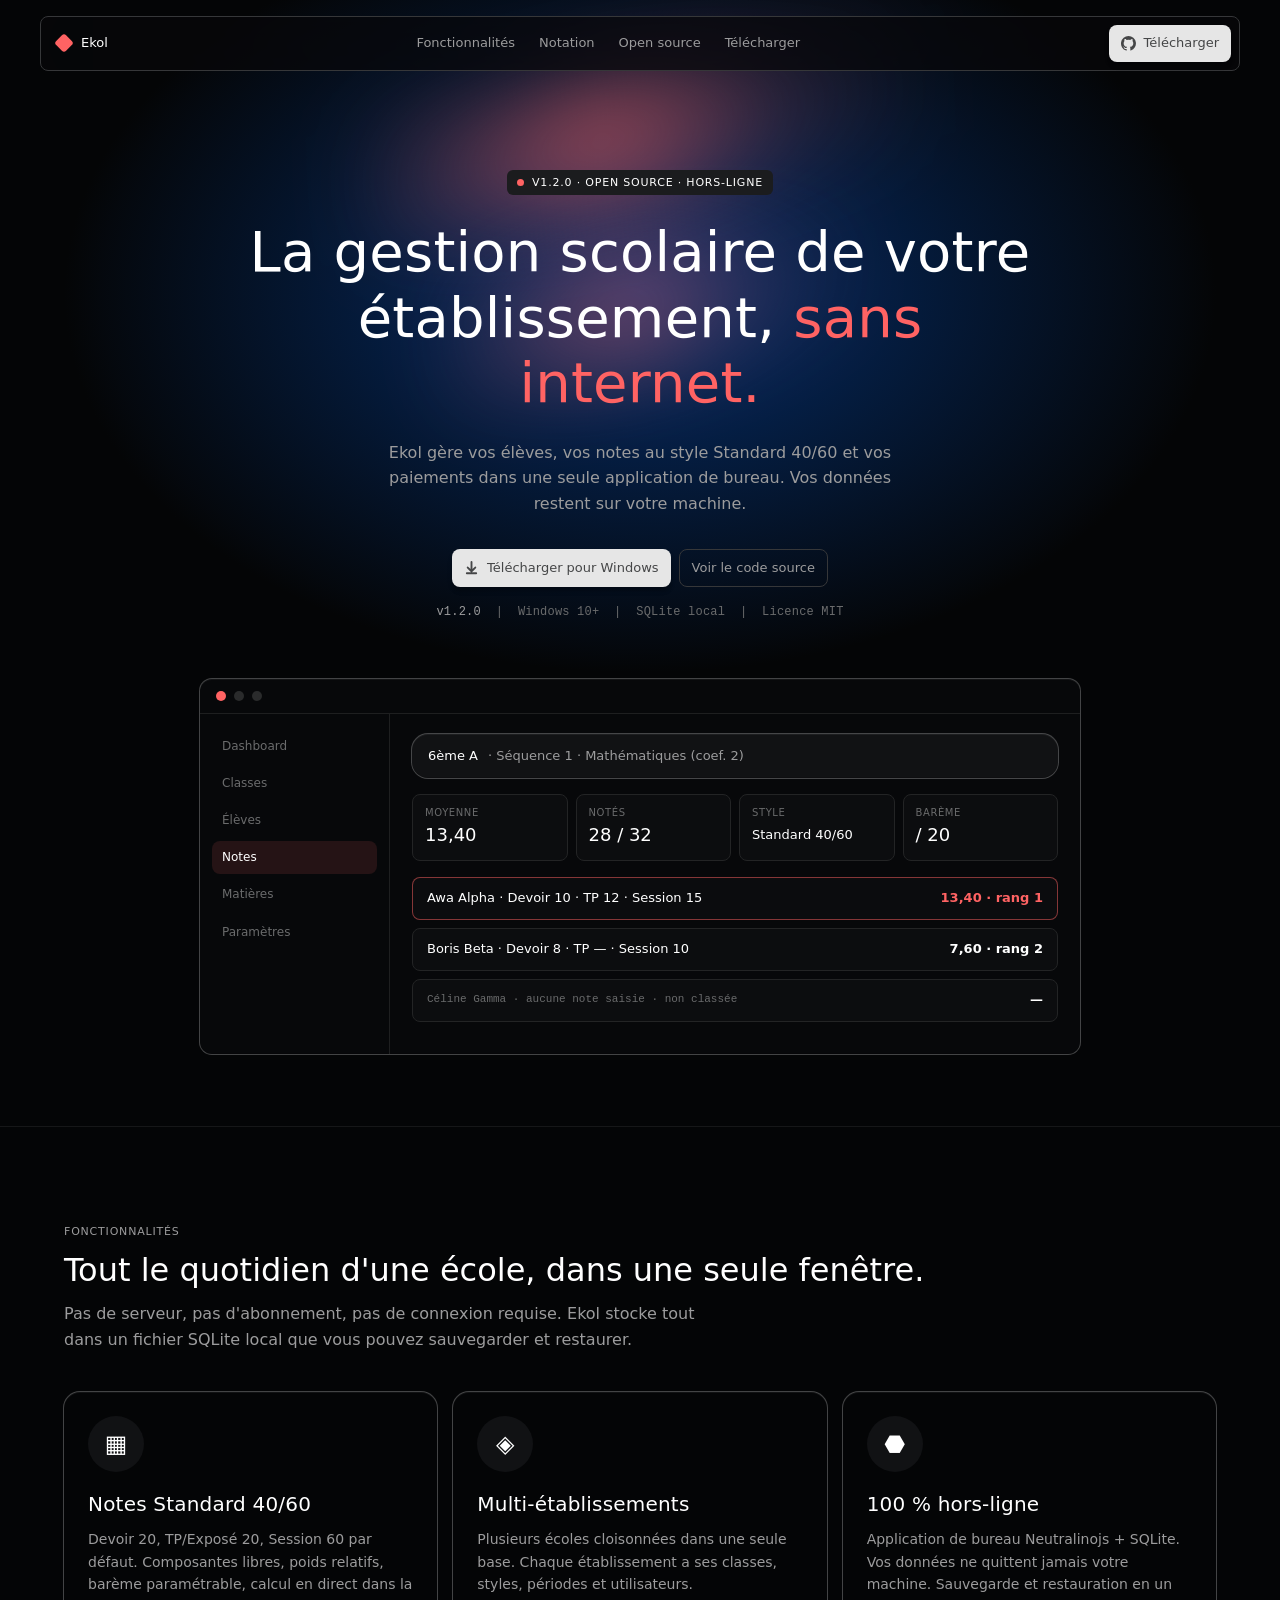
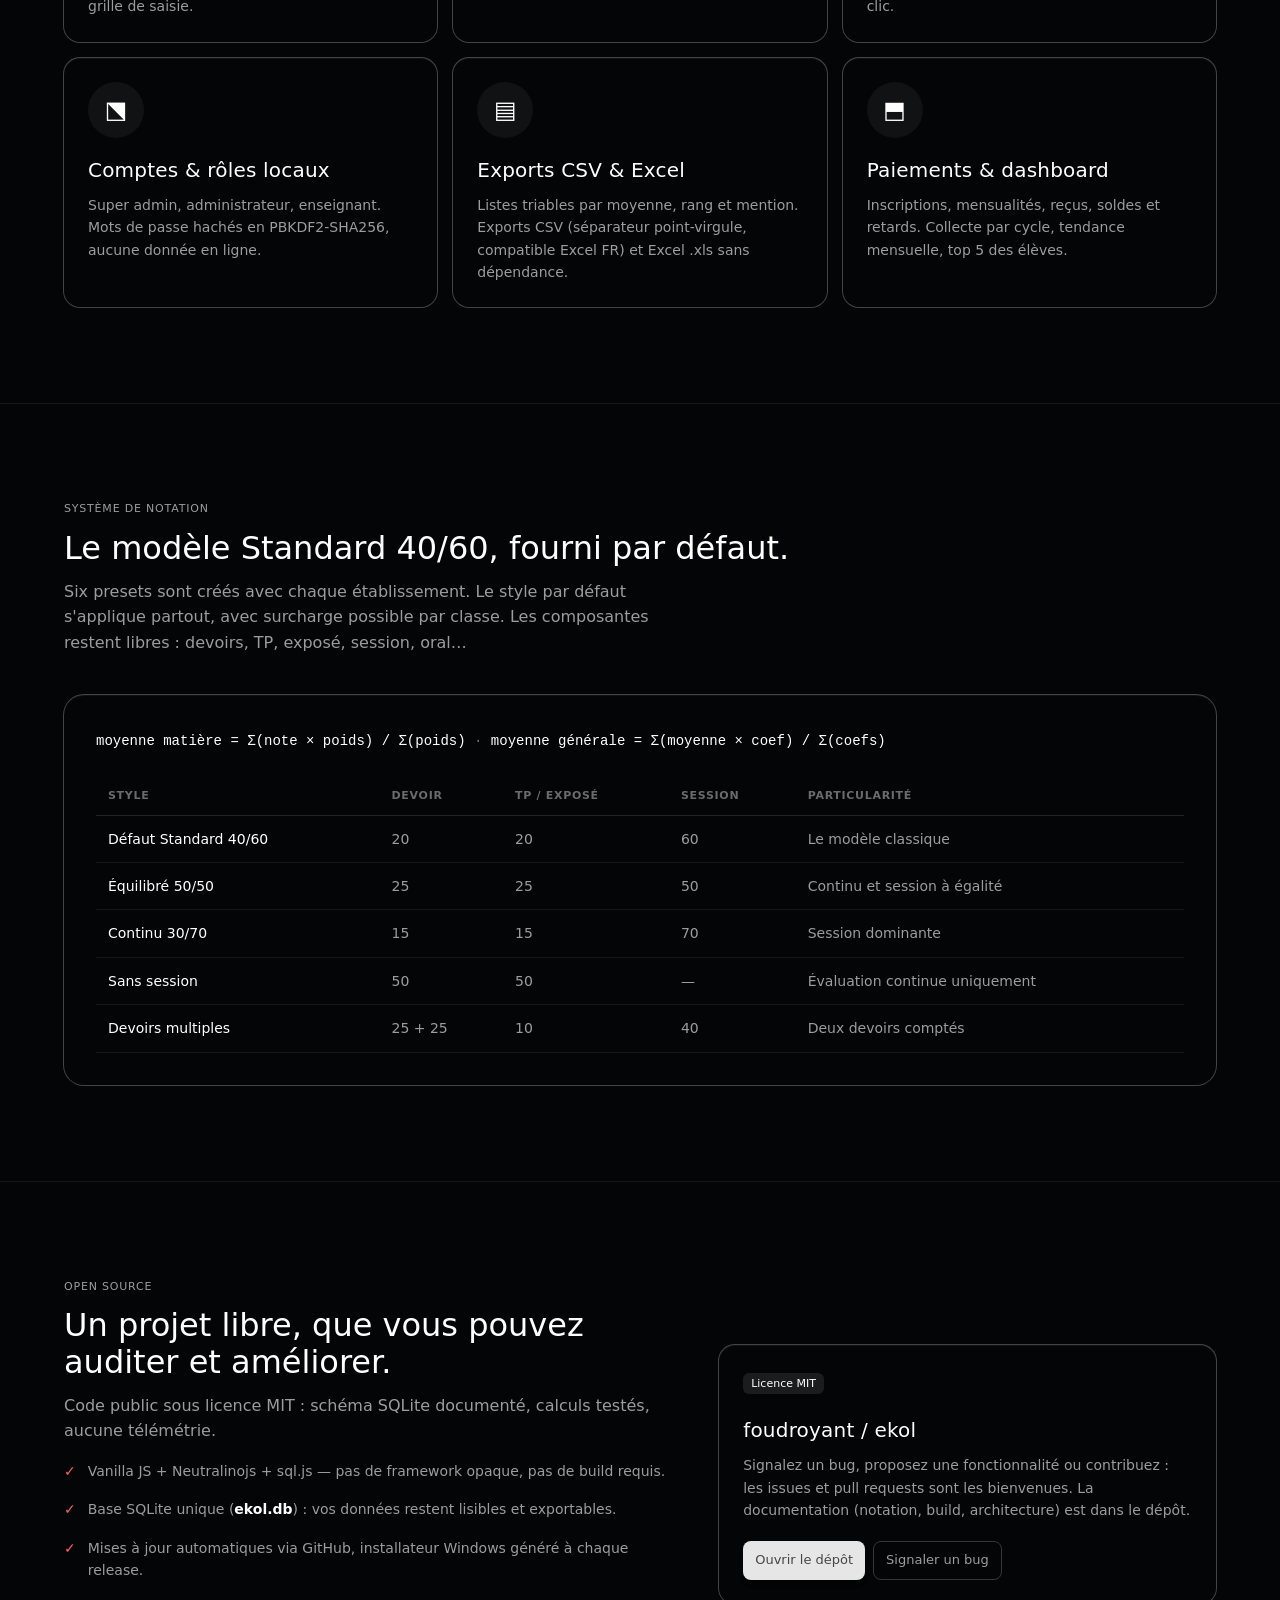
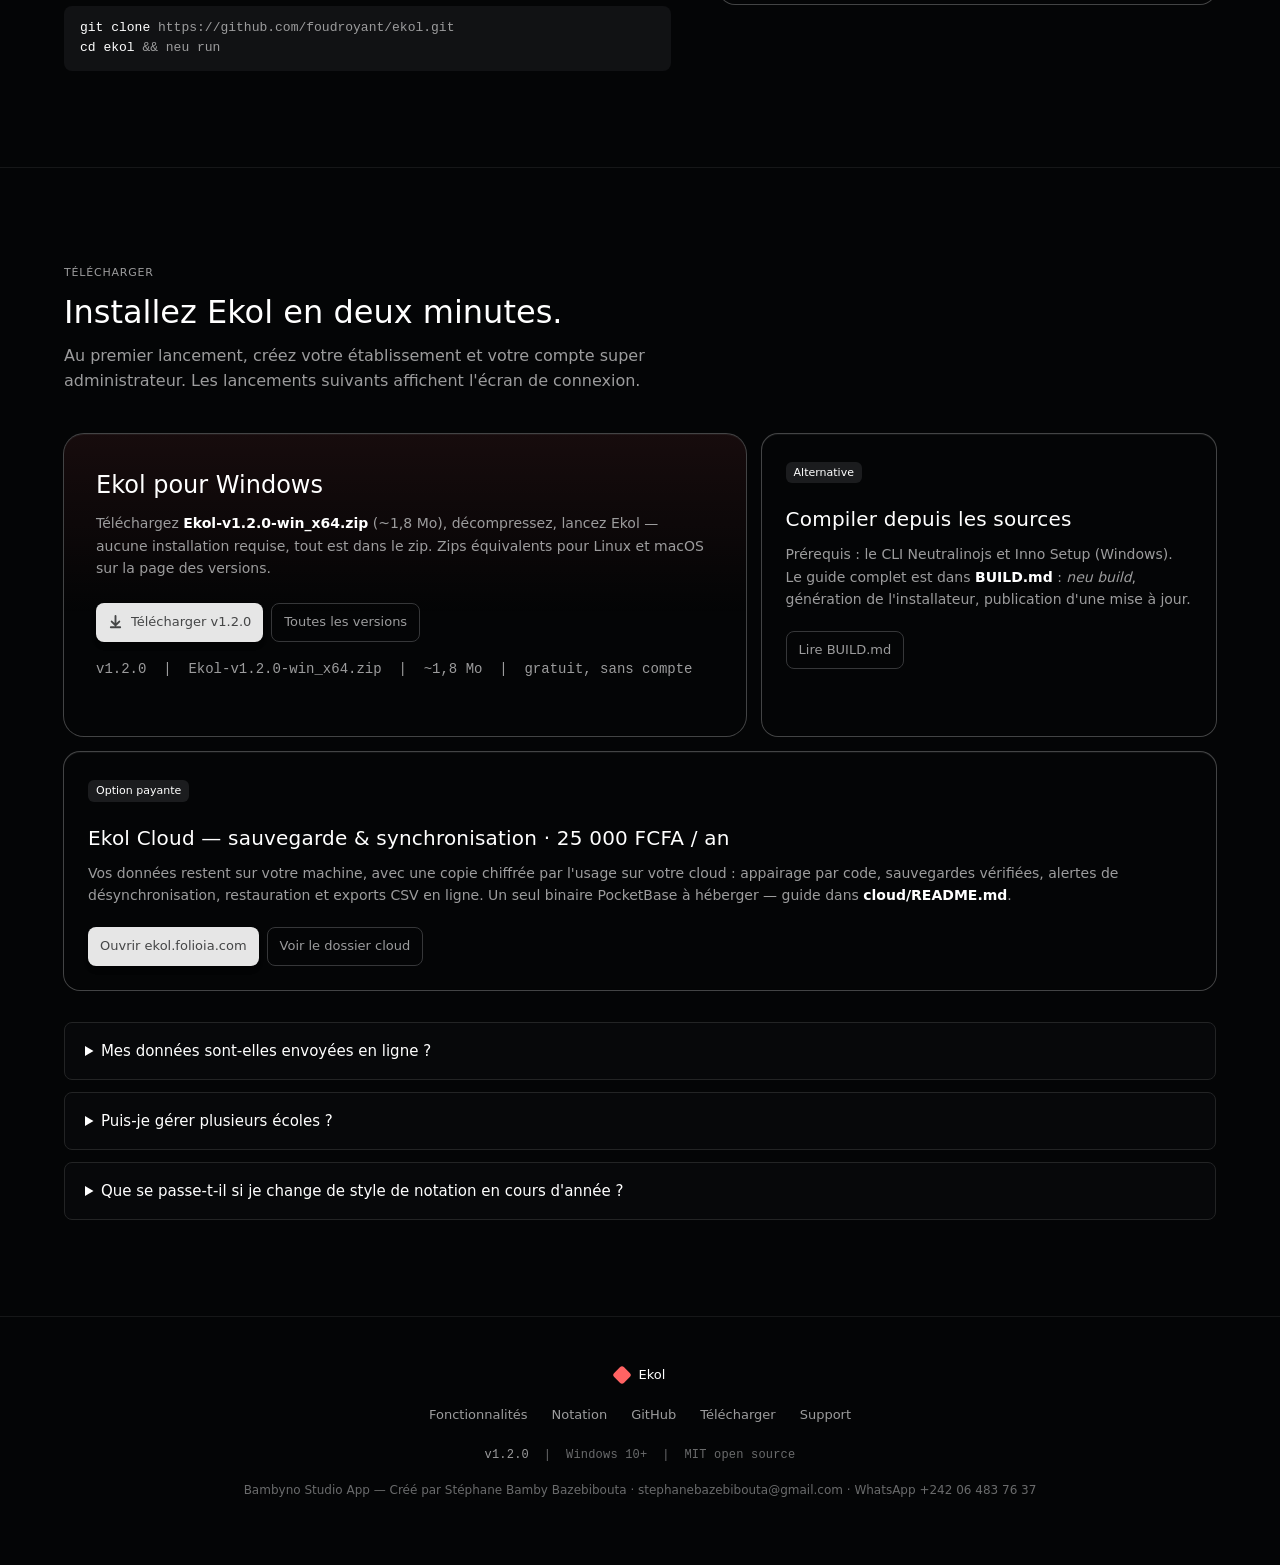
<file: docs/index.html>
<!DOCTYPE html>
<html lang="fr">
<head>
<meta charset="UTF-8">
<meta name="viewport" content="width=device-width, initial-scale=1.0">
<title>Ekol — Gestion scolaire hors-ligne · Notes, élèves & paiements</title>
<meta name="description" content="Ekol est une application de bureau open source pour gérer élèves, notes et paiements. 100 % hors-ligne, multi-établissements, style de notation Standard 40/60. Téléchargement gratuit pour Windows.">
<meta property="og:title" content="Ekol — Gestion scolaire hors-ligne">
<meta property="og:description" content="Élèves, notes Standard 40/60, paiements. Open source, 100 % hors-ligne. Télécharger pour Windows.">
<meta property="og:type" content="website">
<link rel="icon" type="image/svg+xml" href="data:image/svg+xml,%3Csvg xmlns='http://www.w3.org/2000/svg' viewBox='0 0 32 32'%3E%3Crect x='6' y='6' width='20' height='20' rx='4' transform='rotate(45 16 16)' fill='%23ff6363'/%3E%3C/svg%3E">
<style>
:root{
  --color-void-black:#040506; --color-ink:#07080a; --color-obsidian:#111214;
  --color-graphite:#1b1c1e; --color-smoke:#6a6b6c; --color-ash:#9c9c9d;
  --color-mist:#e6e6e6; --color-iron:#454647; --color-slate:#2f3031;
  --color-pure-white:#ffffff; --color-coral-pulse:#ff6363; --color-ember-hush:#452324;
  --color-electric-sky:#63a1ff; --color-cobalt-edge:#143ca3; --color-deep-space:#02193b;
  --font-inter:'Inter',system-ui,-apple-system,'Helvetica Neue',Arial,sans-serif;
  --font-geistmono:'GeistMono','JetBrains Mono',Menlo,Monaco,Consolas,monospace;
  --key-shadow:rgba(255,255,255,0.05) 0px 1px 0px 0px inset,rgba(255,255,255,0.25) 0px 0px 0px 1px,rgba(0,0,0,0.2) 0px -1px 0px 0px inset;
  --page-max-width:1200px;
}
*{margin:0;padding:0;box-sizing:border-box}
html{scroll-behavior:smooth}
body{background:var(--color-void-black);color:var(--color-pure-white);font-family:var(--font-inter);font-size:16px;line-height:1.6;-webkit-font-smoothing:antialiased;overflow-x:hidden}
a{color:inherit;text-decoration:none}
.wrap{max-width:var(--page-max-width);margin:0 auto;padding:0 24px}
/* ── Nav ── */
.nav-float{position:fixed;top:16px;left:50%;transform:translateX(-50%);z-index:50;width:min(var(--page-max-width),calc(100% - 32px));display:flex;align-items:center;justify-content:space-between;gap:16px;padding:8px 8px 8px 16px;border:1px solid #363739;border-radius:8px;background:rgba(7,8,10,.72);backdrop-filter:blur(48px);-webkit-backdrop-filter:blur(48px)}
.brand{display:flex;align-items:center;gap:10px;font-size:13px;font-weight:500}
.brand-diamond{width:14px;height:14px;background:var(--color-coral-pulse);transform:rotate(45deg);border-radius:3px;flex-shrink:0}
.nav-links{display:flex;gap:24px;font-size:13px;font-weight:500;color:var(--color-ash)}
.nav-links a:hover{color:var(--color-pure-white)}
.btn{display:inline-flex;align-items:center;gap:8px;background:var(--color-mist);color:var(--color-iron);font-size:13px;font-weight:500;padding:8px 12px;border-radius:8px;border:none;cursor:pointer;box-shadow:rgba(0,0,0,.03) 0 7px 3px 0,rgba(0,0,0,.25) 0 4px 4px 0;white-space:nowrap}
.btn:hover{background:#fff}
.btn svg{width:15px;height:15px}
.btn-ghost{background:transparent;color:var(--color-ash);border:1px solid #363739;box-shadow:none}
.btn-ghost:hover{color:var(--color-pure-white);border-color:#4b4c4d}
@media(max-width:760px){.nav-links{display:none}}
/* ── Hero ── */
.hero{position:relative;padding:168px 0 72px;text-align:center;overflow:hidden}
.hero-bg{position:absolute;inset:0;pointer-events:none;background:radial-gradient(ellipse 60% 45% at 50% 26%,rgba(4,63,150,.7),rgba(6,18,37,.25) 70%,transparent 75%)}
.hero-bar{position:absolute;left:50%;top:6%;width:720px;height:130px;pointer-events:none;background:linear-gradient(100deg,transparent 10%,rgba(255,99,99,.55) 45%,rgba(255,99,99,.12) 70%,transparent 90%);filter:blur(40px);transform:translateX(-50%) rotate(-12deg)}
.hero-bar.b2{top:16%;width:560px;opacity:.7;transform:translateX(-50%) rotate(-12deg) translateY(60px)}
.hero-inner{position:relative}
.eyebrow{display:inline-flex;align-items:center;gap:8px;font-size:11px;letter-spacing:.8px;text-transform:uppercase;color:var(--color-pure-white);background:var(--color-graphite);border-radius:6px;padding:4px 10px;margin-bottom:24px}
.eyebrow .dot{width:7px;height:7px;border-radius:50%;background:var(--color-coral-pulse)}
.hero h1{font-size:56px;font-weight:400;line-height:1.17;letter-spacing:.22px;max-width:820px;margin:0 auto}
.hero h1 em{font-style:normal;color:var(--color-coral-pulse)}
.hero p.sub{color:var(--color-ash);font-size:16px;max-width:560px;margin:24px auto 0}
.hero-cta{display:flex;gap:8px;justify-content:center;margin-top:32px;flex-wrap:wrap}
.meta-strip{font-family:var(--font-geistmono);font-size:12px;color:var(--color-smoke);margin-top:16px;letter-spacing:.2px}
.meta-strip b{color:var(--color-ash);font-weight:400}
/* ── App mockup ── */
.mock{position:relative;max-width:880px;margin:56px auto 0;border-radius:12px;background:var(--color-ink);box-shadow:var(--key-shadow);overflow:hidden;text-align:left}
.mock-bar{display:flex;align-items:center;gap:8px;padding:12px 16px;border-bottom:1px solid #1e1f20}
.mock-bar i{width:10px;height:10px;border-radius:50%;background:#2a2b2c;display:block}
.mock-bar i:first-child{background:var(--color-coral-pulse)}
.mock-body{display:grid;grid-template-columns:190px 1fr;min-height:340px}
.mock-side{border-right:1px solid #1e1f20;padding:16px 12px;display:flex;flex-direction:column;gap:4px}
.mock-side span{font-size:12px;color:var(--color-smoke);padding:7px 10px;border-radius:8px}
.mock-side span.on{background:rgba(255,99,99,.12);color:#fff}
.mock-main{padding:20px 22px}
.mock-cmd{display:flex;align-items:center;gap:10px;background:var(--color-obsidian);border-radius:16px;padding:12px 16px;font-size:13px;color:var(--color-ash);box-shadow:var(--key-shadow);margin-bottom:16px}
.mock-cmd b{color:#fff;font-weight:500}
.mock-rows{display:flex;flex-direction:column;gap:8px}
.mock-row{display:flex;align-items:center;justify-content:space-between;background:rgba(255,255,255,.02);border:1px solid #232425;border-radius:8px;padding:10px 14px;font-size:13px}
.mock-row small{color:var(--color-smoke);font-family:var(--font-geistmono);font-size:11px}
.mock-row .avg{color:#fff;font-weight:600}
.mock-row.hl{border-color:rgba(255,99,99,.5)}
.mock-row.hl .avg{color:var(--color-coral-pulse)}
.mock-stats{display:grid;grid-template-columns:repeat(4,1fr);gap:8px;margin-bottom:16px}
.mock-stat{background:rgba(255,255,255,.02);border:1px solid #232425;border-radius:8px;padding:10px 12px}
.mock-stat small{display:block;font-size:10px;text-transform:uppercase;letter-spacing:.6px;color:var(--color-smoke)}
.mock-stat b{font-size:18px;font-weight:500}
@media(max-width:760px){.mock-body{grid-template-columns:1fr}.mock-side{display:none}.mock-stats{grid-template-columns:repeat(2,1fr)}.hero h1{font-size:38px}}
/* ── Sections ── */
section.block{padding:96px 0;border-top:1px solid #161718}
.eyebrow2{font-size:11px;letter-spacing:.8px;text-transform:uppercase;color:var(--color-ash);margin-bottom:12px}
h2.sec{font-size:32px;font-weight:500;line-height:1.15;margin-bottom:12px}
p.lead{color:var(--color-ash);font-size:16px;max-width:640px}
.grid3{display:grid;grid-template-columns:repeat(3,1fr);gap:16px;margin-top:40px}
.grid2{display:grid;grid-template-columns:repeat(2,1fr);gap:16px;margin-top:40px}
@media(max-width:860px){.grid3,.grid2{grid-template-columns:1fr}}
.card{background:transparent;border-radius:16px;padding:24px;box-shadow:var(--key-shadow)}
.card h3{font-size:20px;font-weight:500;letter-spacing:.2px;margin:16px 0 8px}
.card p{font-size:14px;color:var(--color-ash)}
.icon-circle{width:56px;height:56px;border-radius:99999px;background:var(--color-obsidian);display:flex;align-items:center;justify-content:center;font-size:24px}
.badge{display:inline-block;background:var(--color-graphite);color:#fff;font-size:11px;border-radius:6px;padding:2px 8px;margin-bottom:4px}
/* ── Formula ── */
.formula{margin-top:40px;border-radius:20px;box-shadow:var(--key-shadow);padding:32px;overflow-x:auto}
.formula code{font-family:var(--font-geistmono);font-size:14px;color:#fff;white-space:nowrap}
.formula .cm{color:var(--color-smoke)}
table.plain{width:100%;border-collapse:collapse;margin-top:24px;font-size:14px}
table.plain th{text-align:left;font-size:11px;text-transform:uppercase;letter-spacing:.7px;color:var(--color-smoke);padding:10px 12px;border-bottom:1px solid #232425}
table.plain td{padding:12px;border-bottom:1px solid #161718;color:var(--color-ash)}
table.plain td:first-child{color:#fff;font-weight:500}
.pill{display:inline-block;background:rgba(255,99,99,.12);color:var(--color-coral-pulse);font-size:12px;font-weight:500;border-radius:9999px;padding:2px 10px}
/* ── Split ── */
.split{display:grid;grid-template-columns:1.1fr .9fr;gap:48px;align-items:center}
@media(max-width:860px){.split{grid-template-columns:1fr}}
.check{display:flex;gap:12px;margin-top:16px;font-size:14px;color:var(--color-ash)}
.check i{color:var(--color-coral-pulse);font-style:normal;font-weight:600}
.codebox{background:var(--color-obsidian);border-radius:8px;padding:12px 16px;font-family:var(--font-geistmono);font-size:13px;color:var(--color-ash);margin-top:24px;overflow-x:auto}
.codebox b{color:#fff;font-weight:400}
/* ── Download ── */
.dl-grid{display:grid;grid-template-columns:1.2fr .8fr;gap:16px;margin-top:40px}
@media(max-width:860px){.dl-grid{grid-template-columns:1fr}}
.dl-main{background:linear-gradient(180deg,rgba(255,99,99,.08),transparent 60%),transparent;border-radius:20px;padding:32px;box-shadow:var(--key-shadow)}
.dl-main h3{font-size:24px;font-weight:500;margin-bottom:8px}
.dl-main p{color:var(--color-ash);font-size:14px;margin-bottom:24px}
.dl-row{display:flex;gap:8px;flex-wrap:wrap}
.dl-note{font-family:var(--font-geistmono);font-size:12px;color:var(--color-smoke);margin-top:16px}
/* ── FAQ ── */
.faq{margin-top:32px;display:flex;flex-direction:column;gap:12px}
.faq details{border:1px solid #232425;border-radius:8px;padding:16px 20px;background:var(--color-ink)}
.faq summary{cursor:pointer;font-size:15px;font-weight:500}
.faq p{font-size:14px;color:var(--color-ash);margin-top:8px}
/* ── Footer ── */
footer{border-top:1px solid #161718;padding:48px 0 64px;text-align:center}
footer .meta-strip{margin-top:8px}
.foot-links{display:flex;gap:24px;justify-content:center;font-size:13px;color:var(--color-ash);margin:20px 0;flex-wrap:wrap}
.foot-links a:hover{color:#fff}
.credit{font-size:12px;color:var(--color-smoke);margin-top:16px}
</style>
</head>
<body>

<header class="nav-float">
  <a class="brand" href="#top"><span class="brand-diamond"></span>Ekol</a>
  <nav class="nav-links">
    <a href="#fonctionnalites">Fonctionnalités</a>
    <a href="#notation">Notation</a>
    <a href="#open-source">Open source</a>
    <a href="#telecharger">Télécharger</a>
  </nav>
  <a class="btn" href="https://github.com/foudroyant/ekol/releases">
    <svg viewBox="0 0 16 16" fill="currentColor"><path d="M8 0a8 8 0 0 0-2.53 15.59c.4.07.55-.17.55-.38v-1.36c-2.25.49-2.73-1.08-2.73-1.08-.37-.93-.9-1.18-.9-1.18-.73-.5.06-.49.06-.49.8.06 1.23.83 1.23.83.72 1.23 1.88.87 2.34.67.07-.52.28-.87.5-1.07-1.77-.2-3.64-.88-3.64-3.93 0-.87.31-1.58.82-2.14-.08-.2-.36-1.02.08-2.12 0 0 .67-.21 2.2.82a7.6 7.6 0 0 1 4 0c1.53-1.03 2.2-.82 2.2-.82.44 1.1.16 1.92.08 2.12.51.56.82 1.27.82 2.14 0 3.05-1.87 3.72-3.65 3.92.29.25.54.73.54 1.48v2.19c0 .21.15.46.55.38A8 8 0 0 0 8 0z"/></svg>
    Télécharger
  </a>
</header>

<main id="top">
<!-- ══ HERO ══ -->
<div class="hero">
  <div class="hero-bg"></div>
  <div class="hero-bar"></div>
  <div class="hero-bar b2"></div>
  <div class="wrap hero-inner">
    <span class="eyebrow"><span class="dot"></span>v1.2.0 · Open source · Hors-ligne</span>
    <h1>La gestion scolaire de votre établissement, <em>sans internet.</em></h1>
    <p class="sub">Ekol gère vos élèves, vos notes au style Standard 40/60 et vos paiements dans une seule application de bureau. Vos données restent sur votre machine.</p>
    <div class="hero-cta">
      <a class="btn" href="https://github.com/foudroyant/ekol/releases/download/v1.2.0/Ekol-v1.2.0-win_x64.zip">
        <svg viewBox="0 0 16 16" fill="currentColor"><path d="M8 0a1 1 0 0 1 1 1v7.59l2.3-2.3a1 1 0 1 1 1.4 1.42l-4 4a1 1 0 0 1-1.4 0l-4-4a1 1 0 1 1 1.4-1.42L7 8.6V1a1 1 0 0 1 1-1zM3 14a1 1 0 0 1 0-2h10a1 1 0 1 1 0 2H3z"/></svg>
        Télécharger pour Windows
      </a>
      <a class="btn btn-ghost" href="https://github.com/foudroyant/ekol">Voir le code source</a>
    </div>
    <p class="meta-strip"><b>v1.2.0</b> &nbsp;|&nbsp; Windows 10+ &nbsp;|&nbsp; SQLite local &nbsp;|&nbsp; Licence MIT</p>

    <div class="mock" aria-hidden="true">
      <div class="mock-bar"><i></i><i></i><i></i></div>
      <div class="mock-body">
        <div class="mock-side">
          <span>Dashboard</span><span>Classes</span><span>Élèves</span><span class="on">Notes</span><span>Matières</span><span>Paramètres</span>
        </div>
        <div class="mock-main">
          <div class="mock-cmd"><b>6ème A</b> · Séquence 1 · Mathématiques (coef. 2)</div>
          <div class="mock-stats">
            <div class="mock-stat"><small>Moyenne</small><b>13,40</b></div>
            <div class="mock-stat"><small>Notés</small><b>28 / 32</b></div>
            <div class="mock-stat"><small>Style</small><b style="font-size:13px">Standard 40/60</b></div>
            <div class="mock-stat"><small>Barème</small><b>/ 20</b></div>
          </div>
          <div class="mock-rows">
            <div class="mock-row hl"><span>Awa Alpha · Devoir 10 · TP 12 · Session 15</span><span class="avg">13,40 · rang 1</span></div>
            <div class="mock-row"><span>Boris Beta · Devoir 8 · TP — · Session 10</span><span class="avg">7,60 · rang 2</span></div>
            <div class="mock-row"><small>Céline Gamma · aucune note saisie · non classée</small><span class="avg">—</span></div>
          </div>
        </div>
      </div>
    </div>
  </div>
</div>

<!-- ══ FONCTIONNALITÉS ══ -->
<section class="block" id="fonctionnalites">
  <div class="wrap">
    <p class="eyebrow2">Fonctionnalités</p>
    <h2 class="sec">Tout le quotidien d'une école, dans une seule fenêtre.</h2>
    <p class="lead">Pas de serveur, pas d'abonnement, pas de connexion requise. Ekol stocke tout dans un fichier SQLite local que vous pouvez sauvegarder et restaurer.</p>
    <div class="grid3">
      <div class="card"><div class="icon-circle">▦</div><h3>Notes Standard 40/60</h3><p>Devoir 20, TP/Exposé 20, Session 60 par défaut. Composantes libres, poids relatifs, barème paramétrable, calcul en direct dans la grille de saisie.</p></div>
      <div class="card"><div class="icon-circle">◈</div><h3>Multi-établissements</h3><p>Plusieurs écoles cloisonnées dans une seule base. Chaque établissement a ses classes, styles, périodes et utilisateurs.</p></div>
      <div class="card"><div class="icon-circle">⬣</div><h3>100 % hors-ligne</h3><p>Application de bureau Neutralinojs + SQLite. Vos données ne quittent jamais votre machine. Sauvegarde et restauration en un clic.</p></div>
      <div class="card"><div class="icon-circle">⬔</div><h3>Comptes &amp; rôles locaux</h3><p>Super admin, administrateur, enseignant. Mots de passe hachés en PBKDF2-SHA256, aucune donnée en ligne.</p></div>
      <div class="card"><div class="icon-circle">▤</div><h3>Exports CSV &amp; Excel</h3><p>Listes triables par moyenne, rang et mention. Exports CSV (séparateur point-virgule, compatible Excel FR) et Excel .xls sans dépendance.</p></div>
      <div class="card"><div class="icon-circle">⬒</div><h3>Paiements &amp; dashboard</h3><p>Inscriptions, mensualités, reçus, soldes et retards. Collecte par cycle, tendance mensuelle, top 5 des élèves.</p></div>
    </div>
  </div>
</section>

<!-- ══ NOTATION ══ -->
<section class="block" id="notation">
  <div class="wrap">
    <p class="eyebrow2">Système de notation</p>
    <h2 class="sec">Le modèle Standard 40/60, fourni par défaut.</h2>
    <p class="lead">Six presets sont créés avec chaque établissement. Le style par défaut s'applique partout, avec surcharge possible par classe. Les composantes restent libres : devoirs, TP, exposé, session, oral…</p>
    <div class="formula">
      <code>moyenne matière = Σ(note × poids) / Σ(poids) <span class="cm">·</span> moyenne générale = Σ(moyenne × coef) / Σ(coefs)</code>
      <table class="plain">
        <tr><th>Style</th><th>Devoir</th><th>TP / Exposé</th><th>Session</th><th>Particularité</th></tr>
        <tr><td><pill>Défaut</pill> Standard 40/60</td><td>20</td><td>20</td><td>60</td><td>Le modèle classique</td></tr>
        <tr><td>Équilibré 50/50</td><td>25</td><td>25</td><td>50</td><td>Continu et session à égalité</td></tr>
        <tr><td>Continu 30/70</td><td>15</td><td>15</td><td>70</td><td>Session dominante</td></tr>
        <tr><td>Sans session</td><td>50</td><td>50</td><td>—</td><td>Évaluation continue uniquement</td></tr>
        <tr><td>Devoirs multiples</td><td>25 + 25</td><td>10</td><td>40</td><td>Deux devoirs comptés</td></tr>
      </table>
    </div>
  </div>
</section>

<!-- ══ OPEN SOURCE ══ -->
<section class="block" id="open-source">
  <div class="wrap split">
    <div>
      <p class="eyebrow2">Open source</p>
      <h2 class="sec">Un projet libre, que vous pouvez auditer et améliorer.</h2>
      <p class="lead">Code public sous licence MIT : schéma SQLite documenté, calculs testés, aucune télémétrie.</p>
      <div class="check"><i>✓</i><span>Vanilla JS + Neutralinojs + sql.js — pas de framework opaque, pas de build requis.</span></div>
      <div class="check"><i>✓</i><span>Base SQLite unique (<b style="color:#fff">ekol.db</b>) : vos données restent lisibles et exportables.</span></div>
      <div class="check"><i>✓</i><span>Mises à jour automatiques via GitHub, installateur Windows généré à chaque release.</span></div>
      <div class="codebox"><b>git clone</b> https://github.com/foudroyant/ekol.git<br><b>cd ekol</b> &amp;&amp; neu run</div>
    </div>
    <div class="card">
      <span class="badge">Licence MIT</span>
      <h3>foudroyant / ekol</h3>
      <p>Signalez un bug, proposez une fonctionnalité ou contribuez : les issues et pull requests sont les bienvenues. La documentation (notation, build, architecture) est dans le dépôt.</p>
      <div class="dl-row" style="margin-top:20px">
        <a class="btn" href="https://github.com/foudroyant/ekol">Ouvrir le dépôt</a>
        <a class="btn btn-ghost" href="https://github.com/foudroyant/ekol/issues">Signaler un bug</a>
      </div>
    </div>
  </div>
</section>

<!-- ══ TÉLÉCHARGER ══ -->
<section class="block" id="telecharger">
  <div class="wrap">
    <p class="eyebrow2">Télécharger</p>
    <h2 class="sec">Installez Ekol en deux minutes.</h2>
    <p class="lead">Au premier lancement, créez votre établissement et votre compte super administrateur. Les lancements suivants affichent l'écran de connexion.</p>
    <div class="dl-grid">
      <div class="dl-main">
        <h3>Ekol pour Windows</h3>
        <p>Téléchargez <b style="color:#fff">Ekol-v1.2.0-win_x64.zip</b> (~1,8 Mo), décompressez, lancez Ekol — aucune installation requise, tout est dans le zip. Zips équivalents pour Linux et macOS sur la page des versions.</p>
        <div class="dl-row">
          <a class="btn" href="https://github.com/foudroyant/ekol/releases/download/v1.2.0/Ekol-v1.2.0-win_x64.zip">
            <svg viewBox="0 0 16 16" fill="currentColor"><path d="M8 0a1 1 0 0 1 1 1v7.59l2.3-2.3a1 1 0 1 1 1.4 1.42l-4 4a1 1 0 0 1-1.4 0l-4-4a1 1 0 1 1 1.4-1.42L7 8.6V1a1 1 0 0 1 1-1zM3 14a1 1 0 0 1 0-2h10a1 1 0 1 1 0 2H3z"/></svg>
            Télécharger v1.2.0
          </a>
          <a class="btn btn-ghost" href="https://github.com/foudroyant/ekol/releases">Toutes les versions</a>
        </div>
        <p class="dl-note">v1.2.0 &nbsp;|&nbsp; Ekol-v1.2.0-win_x64.zip &nbsp;|&nbsp; ~1,8 Mo &nbsp;|&nbsp; gratuit, sans compte</p>
      </div>
      <div class="card">
        <span class="badge">Alternative</span>
        <h3>Compiler depuis les sources</h3>
        <p>Prérequis : le CLI Neutralinojs et Inno Setup (Windows). Le guide complet est dans <b style="color:#fff">BUILD.md</b> : <i>neu build</i>, génération de l'installateur, publication d'une mise à jour.</p>
        <div class="dl-row" style="margin-top:20px">
          <a class="btn btn-ghost" href="https://github.com/foudroyant/ekol">Lire BUILD.md</a>
        </div>
      </div>
    </div>
    <div class="card" style="margin-top:16px">
      <span class="badge">Option payante</span>
      <h3>Ekol Cloud — sauvegarde &amp; synchronisation · 25 000 FCFA / an</h3>
      <p>Vos données restent sur votre machine, avec une copie chiffrée par l'usage sur votre cloud : appairage par code, sauvegardes vérifiées, alertes de désynchronisation, restauration et exports CSV en ligne. Un seul binaire PocketBase à héberger — guide dans <b style="color:#fff">cloud/README.md</b>.</p>
      <div class="dl-row" style="margin-top:20px">
        <a class="btn" href="https://ekol.folioia.com">Ouvrir ekol.folioia.com</a>
        <a class="btn btn-ghost" href="https://github.com/foudroyant/ekol/tree/master/cloud">Voir le dossier cloud</a>
      </div>
    </div>
    <div class="faq">
      <details><summary>Mes données sont-elles envoyées en ligne ?</summary><p>Non. Tout est stocké dans un fichier SQLite sur votre machine. La seule connexion réseau est la vérification optionnelle de mise à jour via GitHub.</p></details>
      <details><summary>Puis-je gérer plusieurs écoles ?</summary><p>Oui. Le super administrateur crée autant d'établissements que nécessaire, chacun avec ses classes, notes et utilisateurs, sans mélange de données.</p></details>
      <details><summary>Que se passe-t-il si je change de style de notation en cours d'année ?</summary><p>Vous pouvez dupliquer un style et l'ajuster par classe. Les notes des composantes supprimées sont effacées uniquement après confirmation explicite.</p></details>
    </div>
  </div>
</section>
</main>

<footer>
  <div class="wrap">
    <a class="brand" href="#top" style="justify-content:center"><span class="brand-diamond"></span>Ekol</a>
    <div class="foot-links">
      <a href="#fonctionnalites">Fonctionnalités</a>
      <a href="#notation">Notation</a>
      <a href="https://github.com/foudroyant/ekol">GitHub</a>
      <a href="https://github.com/foudroyant/ekol/releases">Télécharger</a>
      <a href="https://github.com/foudroyant/ekol/issues">Support</a>
    </div>
    <p class="meta-strip"><b>v1.2.0</b> &nbsp;|&nbsp; Windows 10+ &nbsp;|&nbsp; MIT open source</p>
    <p class="credit">Bambyno Studio App — Créé par Stéphane Bamby Bazebibouta · stephanebazebibouta@gmail.com · WhatsApp +242 06 483 76 37</p>
  </div>
</footer>

</body>
</html>
</file>
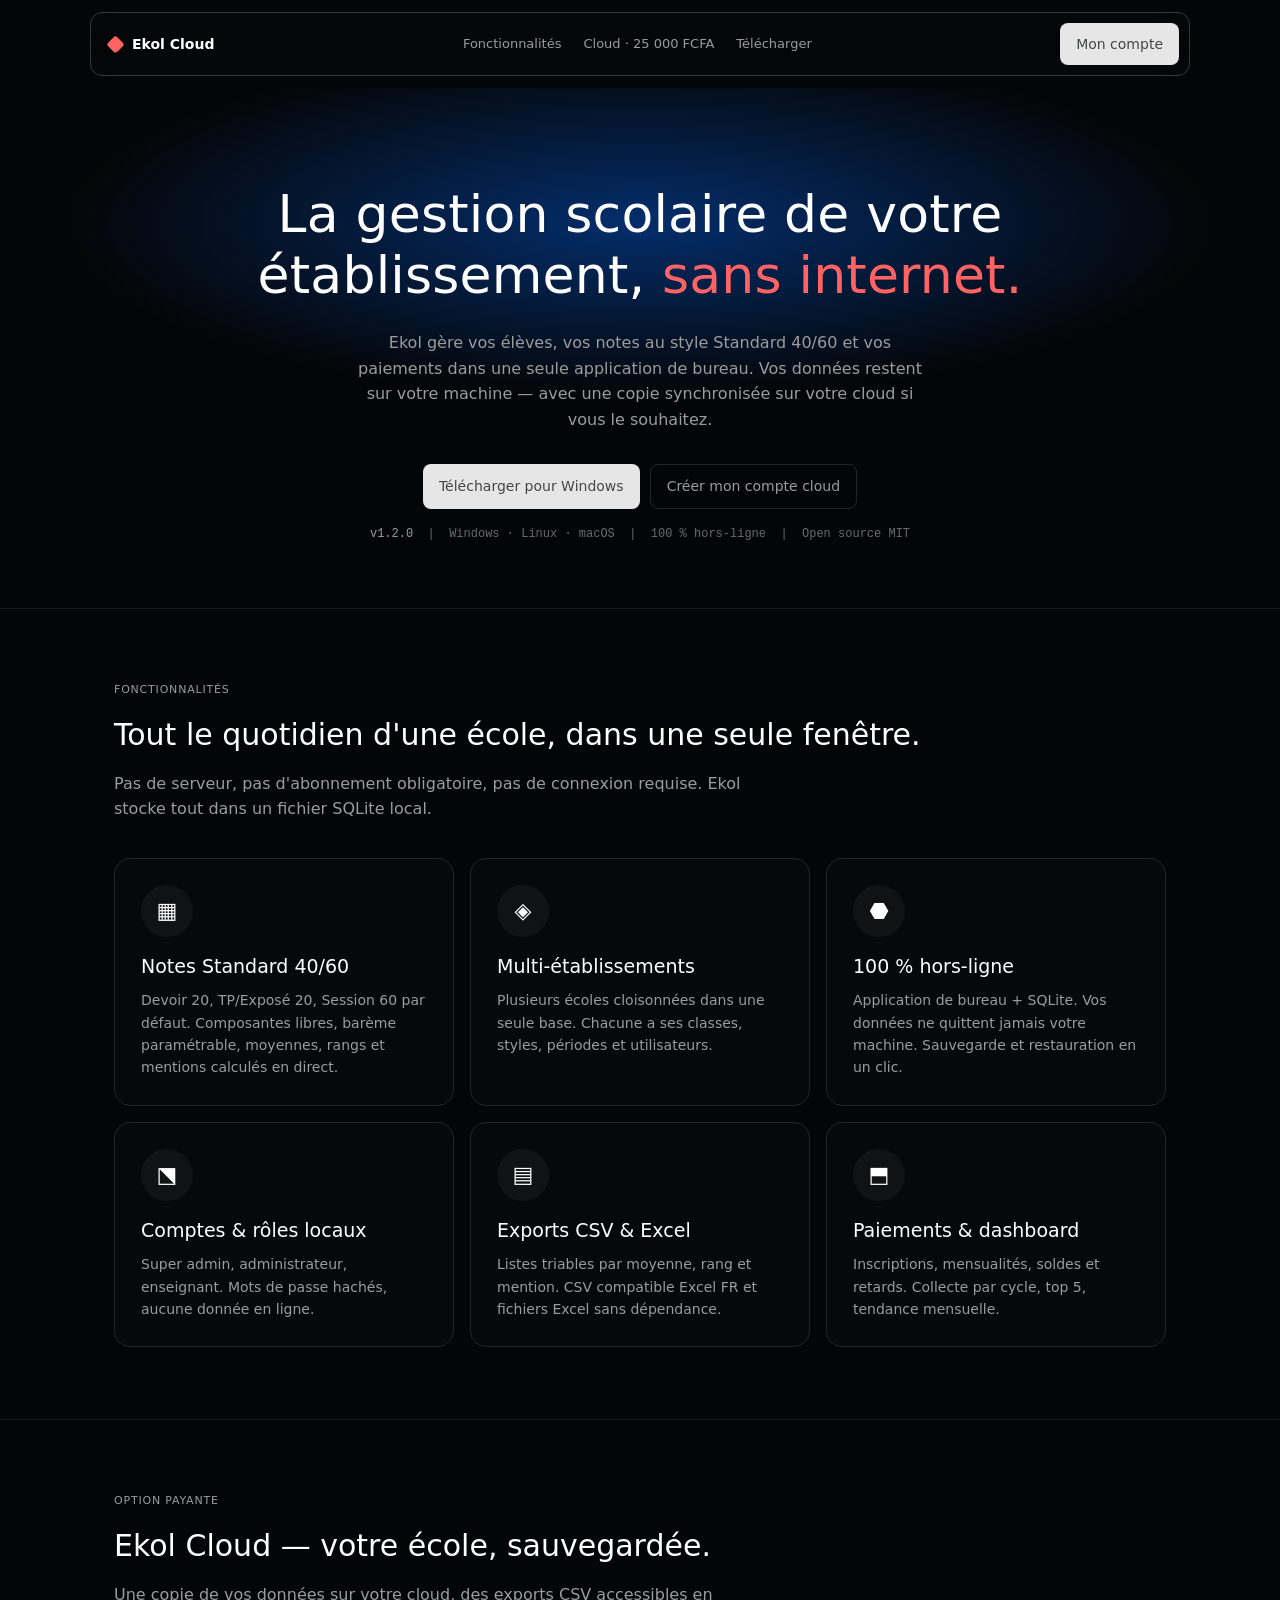
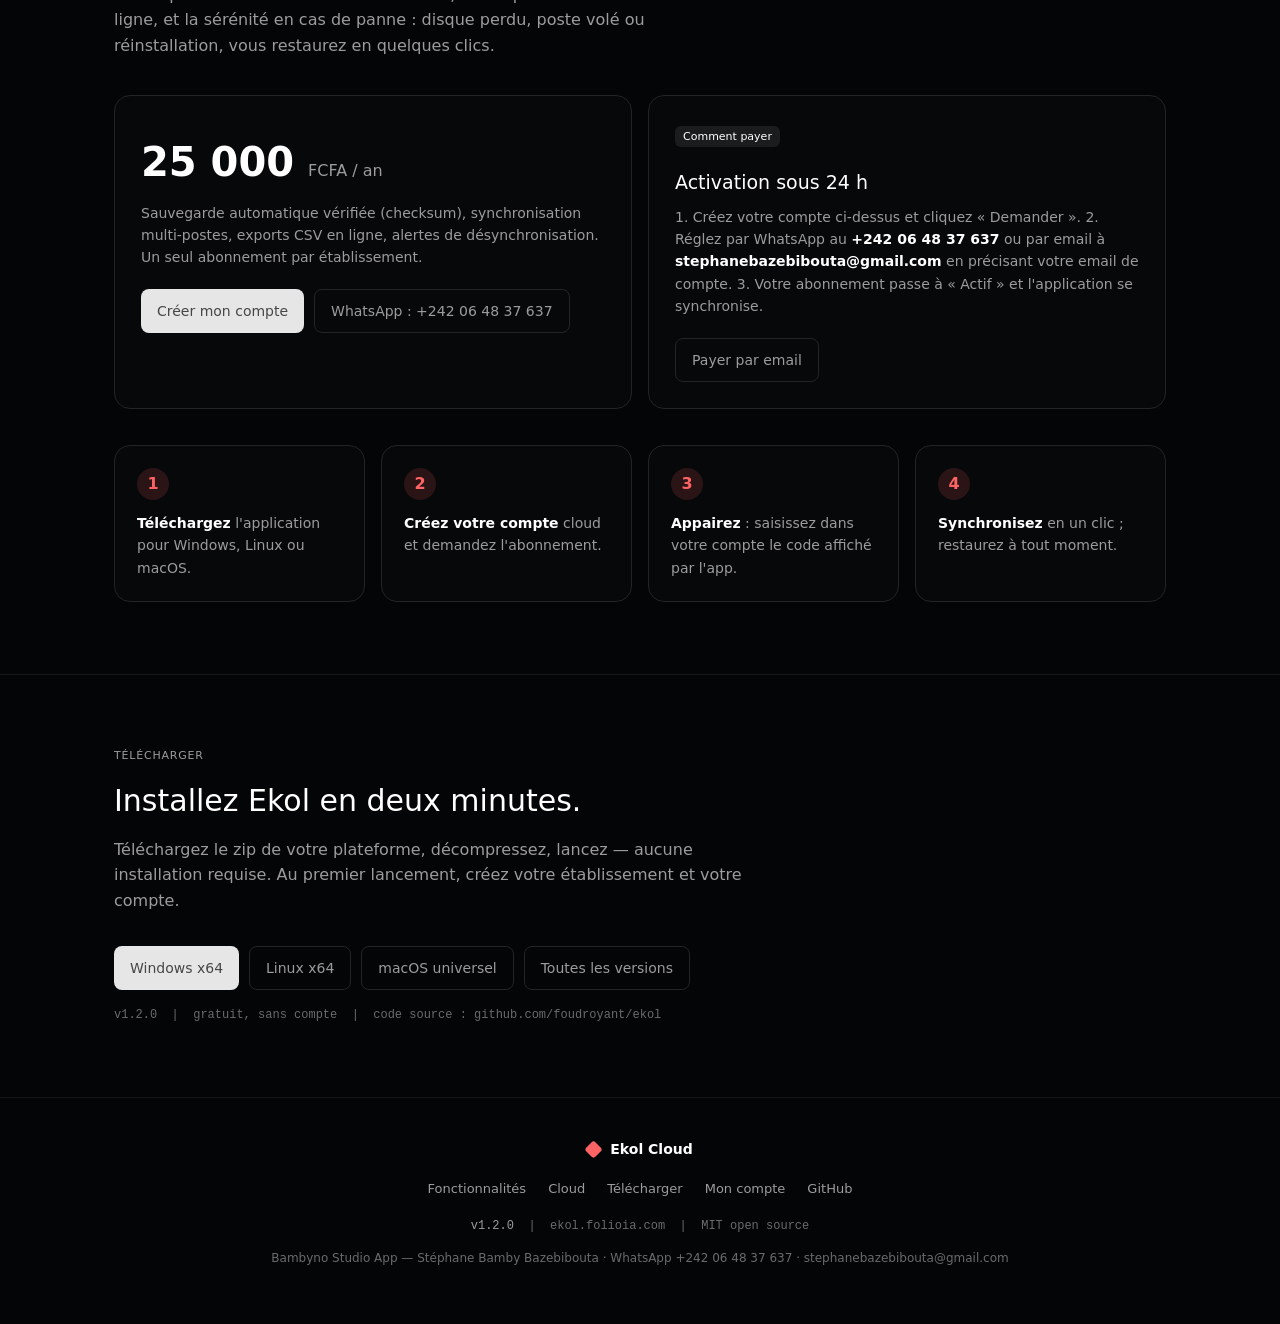
<file: cloud/pb_public/index.html>
<!DOCTYPE html>
<html lang="fr">
<head>
<meta charset="UTF-8">
<meta name="viewport" content="width=device-width, initial-scale=1.0">
<title>Ekol Cloud — Gestion scolaire hors-ligne · Notes, élèves &amp; paiements</title>
<meta name="description" content="Ekol : application de bureau open source pour gérer élèves, notes et paiements. 100 % hors-ligne, sauvegarde cloud 25 000 FCFA / an. Téléchargement gratuit.">
<style>
:root{
  --bg:#040506; --panel:#07080a; --line:#232425; --txt:#ffffff;
  --muted:#9c9c9d; --dim:#6a6b6c; --accent:#ff6363; --fill:#e6e6e6; --dark:#454647;
}
*{margin:0;padding:0;box-sizing:border-box}
html{scroll-behavior:smooth}
body{background:var(--bg);color:var(--txt);font-family:Inter,system-ui,-apple-system,"Segoe UI",Roboto,sans-serif;font-size:16px;line-height:1.6;-webkit-font-smoothing:antialiased}
a{color:inherit;text-decoration:none}
.wrap{max-width:1100px;margin:0 auto;padding:0 24px}
.top{position:sticky;top:12px;z-index:50;display:flex;align-items:center;justify-content:space-between;gap:16px;padding:10px 10px 10px 18px;border:1px solid #363739;border-radius:12px;background:rgba(7,8,10,.8);backdrop-filter:blur(24px);margin:12px auto;max-width:1100px}
.brand{display:flex;align-items:center;gap:10px;font-weight:600;font-size:14px}
.diamond{width:13px;height:13px;background:var(--accent);transform:rotate(45deg);border-radius:3px}
nav.links{display:flex;gap:22px;font-size:13px;color:var(--muted)}
nav.links a:hover{color:#fff}
.btn{display:inline-flex;align-items:center;gap:8px;background:var(--fill);color:var(--dark);font-size:14px;font-weight:500;padding:10px 16px;border-radius:8px;border:none;cursor:pointer}
.btn:hover{background:#fff}
.btn.ghost{background:transparent;color:var(--muted);border:1px solid var(--line)}
.btn.ghost:hover{color:#fff}
.hero{position:relative;text-align:center;padding:96px 0 64px;overflow:hidden}
.hero::before{content:"";position:absolute;inset:0;background:radial-gradient(ellipse 60% 45% at 50% 26%,rgba(4,63,150,.7),rgba(6,18,37,.25) 70%,transparent 75%);pointer-events:none}
.hero h1{position:relative;font-size:52px;font-weight:400;line-height:1.17;letter-spacing:.2px;max-width:820px;margin:0 auto}
.hero h1 em{font-style:normal;color:var(--accent)}
.hero p.sub{position:relative;color:var(--muted);max-width:580px;margin:24px auto 0}
.hero-cta{position:relative;display:flex;gap:10px;justify-content:center;margin-top:32px;flex-wrap:wrap}
.meta{font-family:monospace;font-size:12px;color:var(--dim);margin-top:16px}
.meta b{color:var(--muted);font-weight:400}
section.block{padding:72px 0;border-top:1px solid #161718}
.eyebrow{font-size:11px;letter-spacing:.8px;text-transform:uppercase;color:var(--muted);margin-bottom:12px}
h2.sec{font-size:30px;font-weight:500;margin-bottom:12px}
p.lead{color:var(--muted);max-width:640px}
.grid3{display:grid;grid-template-columns:repeat(3,1fr);gap:16px;margin-top:36px}
.grid2{display:grid;grid-template-columns:repeat(2,1fr);gap:16px;margin-top:36px}
@media(max-width:860px){.grid3,.grid2{grid-template-columns:1fr}.hero h1{font-size:36px}nav.links{display:none}}
.card{background:var(--panel);border:1px solid var(--line);border-radius:16px;padding:26px}
.card h3{font-size:19px;font-weight:500;margin:14px 0 8px}
.card p{font-size:14px;color:var(--muted)}
.icon{width:52px;height:52px;border-radius:50%;background:#111214;display:flex;align-items:center;justify-content:center;font-size:22px}
.badge{display:inline-block;background:#1b1c1e;color:#fff;font-size:11px;border-radius:6px;padding:2px 8px;margin-bottom:6px}
.price{font-size:40px;font-weight:600;margin:8px 0}
.price small{font-size:16px;color:var(--muted);font-weight:400}
.steps{display:grid;grid-template-columns:repeat(4,1fr);gap:16px;margin-top:36px}
@media(max-width:860px){.steps{grid-template-columns:repeat(2,1fr)}}
.step{background:var(--panel);border:1px solid var(--line);border-radius:16px;padding:22px}
.step b{display:flex;width:32px;height:32px;border-radius:50%;background:rgba(255,99,99,.14);color:var(--accent);align-items:center;justify-content:center;margin-bottom:12px}
.step p{font-size:14px;color:var(--muted)}
footer{border-top:1px solid #161718;padding:40px 0 56px;text-align:center}
.foot-links{display:flex;gap:22px;justify-content:center;font-size:13px;color:var(--muted);margin:18px 0;flex-wrap:wrap}
.foot-links a:hover{color:#fff}
.credit{font-size:12px;color:var(--dim);margin-top:12px}
</style>
</head>
<body>

<header class="top">
  <a class="brand" href="#top"><span class="diamond"></span>Ekol Cloud</a>
  <nav class="links">
    <a href="#fonctionnalites">Fonctionnalités</a>
    <a href="#cloud">Cloud · 25 000 FCFA</a>
    <a href="#telecharger">Télécharger</a>
  </nav>
  <a class="btn" href="/compte/">Mon compte</a>
</header>

<main id="top">
<div class="hero">
  <div class="wrap">
    <h1>La gestion scolaire de votre établissement, <em>sans internet.</em></h1>
    <p class="sub">Ekol gère vos élèves, vos notes au style Standard 40/60 et vos paiements dans une seule application de bureau. Vos données restent sur votre machine — avec une copie synchronisée sur votre cloud si vous le souhaitez.</p>
    <div class="hero-cta">
      <a class="btn" href="https://github.com/foudroyant/ekol/releases/download/v1.2.0/Ekol-v1.2.0-win_x64.zip">Télécharger pour Windows</a>
      <a class="btn ghost" href="/compte/">Créer mon compte cloud</a>
    </div>
    <p class="meta"><b>v1.2.0</b> &nbsp;|&nbsp; Windows · Linux · macOS &nbsp;|&nbsp; 100 % hors-ligne &nbsp;|&nbsp; Open source MIT</p>
  </div>
</div>

<section class="block" id="fonctionnalites">
  <div class="wrap">
    <p class="eyebrow">Fonctionnalités</p>
    <h2 class="sec">Tout le quotidien d'une école, dans une seule fenêtre.</h2>
    <p class="lead">Pas de serveur, pas d'abonnement obligatoire, pas de connexion requise. Ekol stocke tout dans un fichier SQLite local.</p>
    <div class="grid3">
      <div class="card"><div class="icon">▦</div><h3>Notes Standard 40/60</h3><p>Devoir 20, TP/Exposé 20, Session 60 par défaut. Composantes libres, barème paramétrable, moyennes, rangs et mentions calculés en direct.</p></div>
      <div class="card"><div class="icon">◈</div><h3>Multi-établissements</h3><p>Plusieurs écoles cloisonnées dans une seule base. Chacune a ses classes, styles, périodes et utilisateurs.</p></div>
      <div class="card"><div class="icon">⬣</div><h3>100 % hors-ligne</h3><p>Application de bureau + SQLite. Vos données ne quittent jamais votre machine. Sauvegarde et restauration en un clic.</p></div>
      <div class="card"><div class="icon">⬔</div><h3>Comptes &amp; rôles locaux</h3><p>Super admin, administrateur, enseignant. Mots de passe hachés, aucune donnée en ligne.</p></div>
      <div class="card"><div class="icon">▤</div><h3>Exports CSV &amp; Excel</h3><p>Listes triables par moyenne, rang et mention. CSV compatible Excel FR et fichiers Excel sans dépendance.</p></div>
      <div class="card"><div class="icon">⬒</div><h3>Paiements &amp; dashboard</h3><p>Inscriptions, mensualités, soldes et retards. Collecte par cycle, top 5, tendance mensuelle.</p></div>
    </div>
  </div>
</section>

<section class="block" id="cloud">
  <div class="wrap">
    <p class="eyebrow">Option payante</p>
    <h2 class="sec">Ekol Cloud — votre école, sauvegardée.</h2>
    <p class="lead">Une copie de vos données sur votre cloud, des exports CSV accessibles en ligne, et la sérénité en cas de panne : disque perdu, poste volé ou réinstallation, vous restaurez en quelques clics.</p>
    <div class="grid2">
      <div class="card">
        <div class="price">25 000 <small>FCFA / an</small></div>
        <p>Sauvegarde automatique vérifiée (checksum), synchronisation multi-postes, exports CSV en ligne, alertes de désynchronisation. Un seul abonnement par établissement.</p>
        <div class="hero-cta" style="justify-content:flex-start;margin-top:20px">
          <a class="btn" href="/compte/">Créer mon compte</a>
          <a class="btn ghost" href="https://wa.me/242064837637">WhatsApp : +242 06 48 37 637</a>
        </div>
      </div>
      <div class="card">
        <span class="badge">Comment payer</span>
        <h3>Activation sous 24 h</h3>
        <p>1. Créez votre compte ci-dessus et cliquez « Demander ». 2. Réglez par WhatsApp au <b style="color:#fff">+242 06 48 37 637</b> ou par email à <b style="color:#fff">stephanebazebibouta@gmail.com</b> en précisant votre email de compte. 3. Votre abonnement passe à « Actif » et l'application se synchronise.</p>
        <div class="hero-cta" style="justify-content:flex-start;margin-top:20px">
          <a class="btn ghost" href="mailto:stephanebazebibouta@gmail.com?subject=Ekol%20Cloud%20%E2%80%94%20abonnement%2025%20000%20FCFA">Payer par email</a>
        </div>
      </div>
    </div>
    <div class="steps">
      <div class="step"><b>1</b><p><strong style="color:#fff">Téléchargez</strong> l'application pour Windows, Linux ou macOS.</p></div>
      <div class="step"><b>2</b><p><strong style="color:#fff">Créez votre compte</strong> cloud et demandez l'abonnement.</p></div>
      <div class="step"><b>3</b><p><strong style="color:#fff">Appairez</strong> : saisissez dans votre compte le code affiché par l'app.</p></div>
      <div class="step"><b>4</b><p><strong style="color:#fff">Synchronisez</strong> en un clic ; restaurez à tout moment.</p></div>
    </div>
  </div>
</section>

<section class="block" id="telecharger">
  <div class="wrap">
    <p class="eyebrow">Télécharger</p>
    <h2 class="sec">Installez Ekol en deux minutes.</h2>
    <p class="lead">Téléchargez le zip de votre plateforme, décompressez, lancez — aucune installation requise. Au premier lancement, créez votre établissement et votre compte.</p>
    <div class="hero-cta" style="justify-content:flex-start">
      <a class="btn" href="https://github.com/foudroyant/ekol/releases/download/v1.2.0/Ekol-v1.2.0-win_x64.zip">Windows x64</a>
      <a class="btn ghost" href="https://github.com/foudroyant/ekol/releases/download/v1.2.0/Ekol-v1.2.0-linux_x64.zip">Linux x64</a>
      <a class="btn ghost" href="https://github.com/foudroyant/ekol/releases/download/v1.2.0/Ekol-v1.2.0-mac_universal.zip">macOS universel</a>
      <a class="btn ghost" href="https://github.com/foudroyant/ekol/releases">Toutes les versions</a>
    </div>
    <p class="meta">v1.2.0 &nbsp;|&nbsp; gratuit, sans compte &nbsp;|&nbsp; code source : github.com/foudroyant/ekol</p>
  </div>
</section>
</main>

<footer>
  <div class="wrap">
    <a class="brand" href="#top" style="justify-content:center"><span class="diamond"></span>Ekol Cloud</a>
    <div class="foot-links">
      <a href="#fonctionnalites">Fonctionnalités</a>
      <a href="#cloud">Cloud</a>
      <a href="#telecharger">Télécharger</a>
      <a href="/compte/">Mon compte</a>
      <a href="https://github.com/foudroyant/ekol">GitHub</a>
    </div>
    <p class="meta"><b>v1.2.0</b> &nbsp;|&nbsp; ekol.folioia.com &nbsp;|&nbsp; MIT open source</p>
    <p class="credit">Bambyno Studio App — Stéphane Bamby Bazebibouta · WhatsApp +242 06 48 37 637 · stephanebazebibouta@gmail.com</p>
  </div>
</footer>

</body>
</html>
</file>
